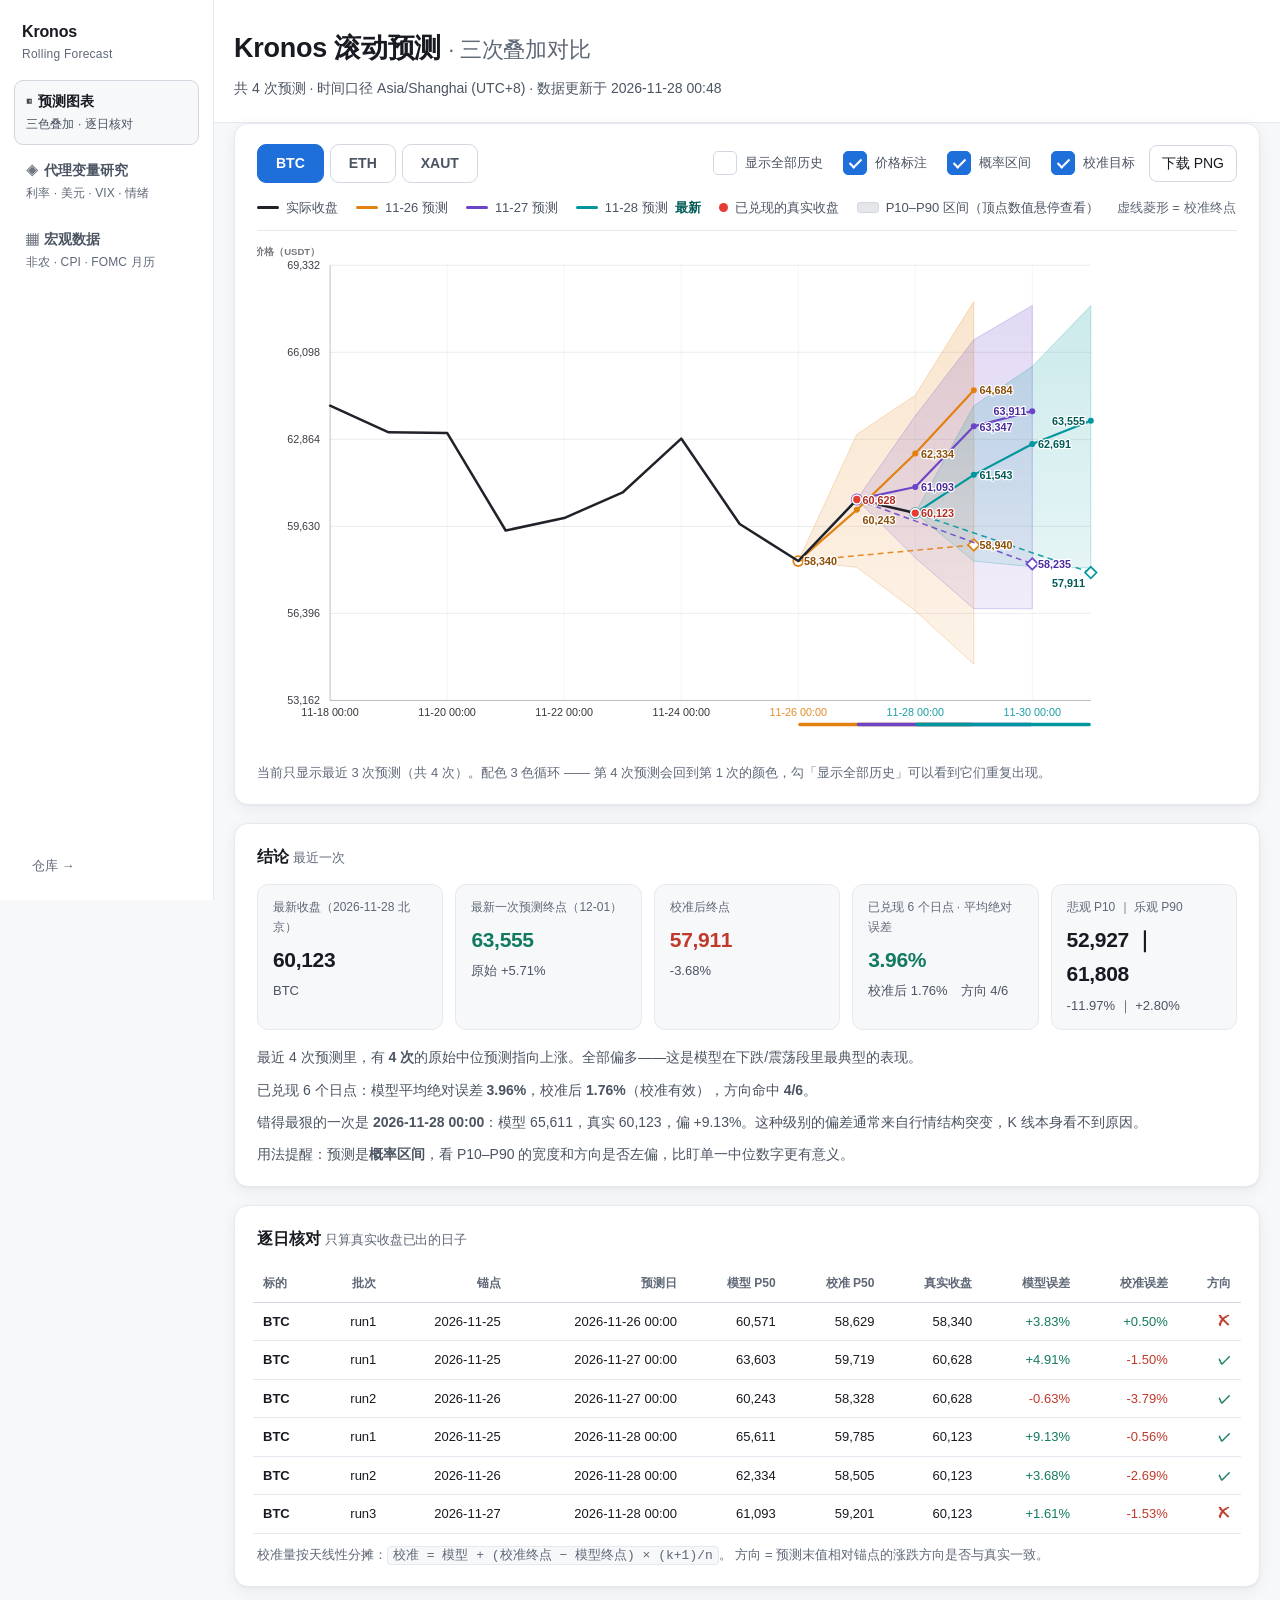
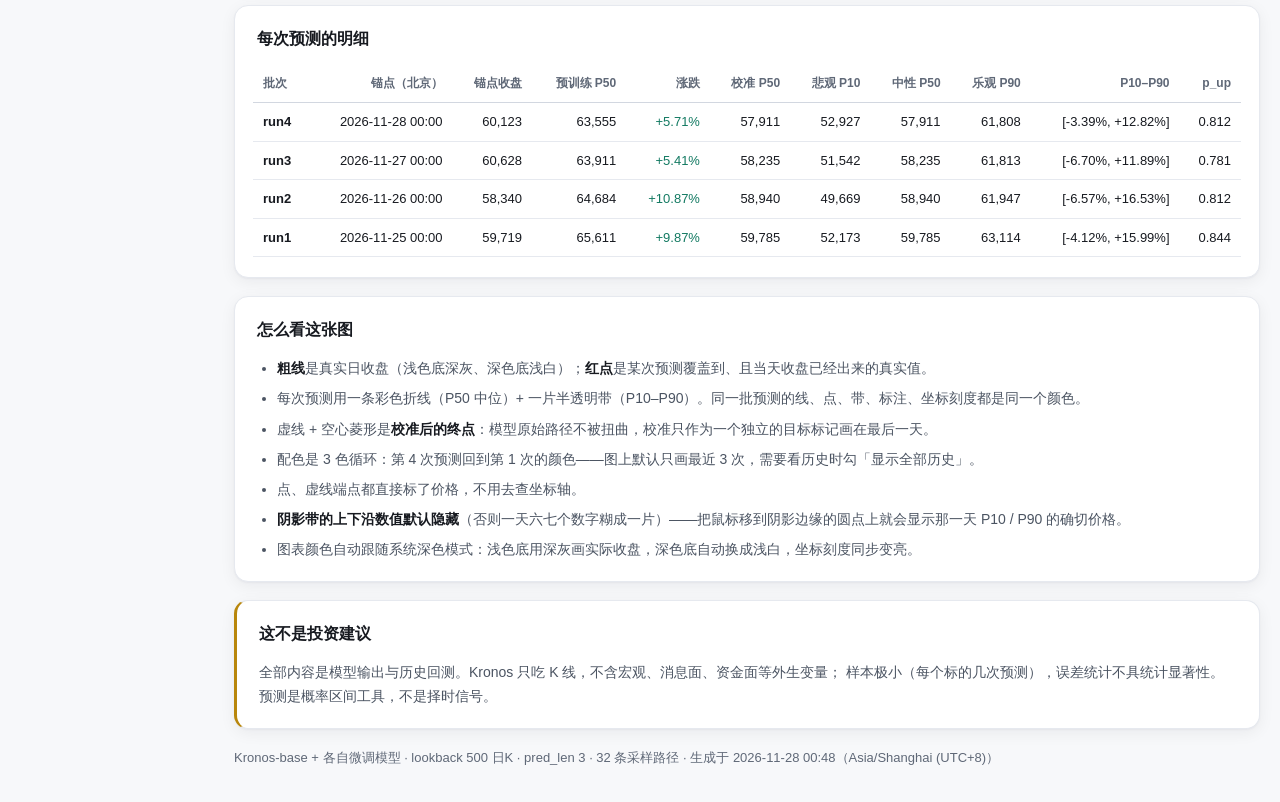
<file: index.html>
<!DOCTYPE html>
<html lang="zh-CN">
<head>
<meta charset="utf-8">
<meta name="viewport" content="width=device-width, initial-scale=1">
<title>Kronos 滚动预测 · 三次叠加对比</title>
<meta name="description" content="每天对 BTC / ETH / XAUT 做未来 3 天预测，把连续几次预测叠在一张图上，与实际收盘对比。">
<link rel="stylesheet" href="assets/style.css">
</head>
<body>
<div class="shell">

  <aside class="sidenav">
    <div class="brand">
      <b>Kronos</b>
      <span>Rolling Forecast</span>
    </div>
    <nav class="navlist">
      <a href="index.html" class="active" aria-current="page">
        <span class="ico" aria-hidden="true">◧</span>预测图表
        <em>三色叠加 · 逐日核对</em>
      </a>
      <a href="research.html">
        <span class="ico" aria-hidden="true">◈</span>代理变量研究
        <em>利率 · 美元 · VIX · 情绪</em>
      </a>
      <a href="macro.html">
        <span class="ico" aria-hidden="true">▦</span>宏观数据
        <em>非农 · CPI · FOMC 月历</em>
      </a>
    </nav>
    <div class="navfoot">
      <a href="https://github.com/UnicornLee/kronos-rolling-forecast" target="_blank" rel="noopener">仓库 →</a>
    </div>
  </aside>

  <div class="content">

    <header class="top">
      <div class="wrap">
        <h1>Kronos 滚动预测 <span class="dim">· 三次叠加对比</span></h1>
        <p class="sub" id="meta">正在加载数据…</p>
      </div>
    </header>

    <main class="wrap">

      <section class="card">
        <div class="bars">
          <div class="tabs" id="symTabs" role="tablist"></div>
          <div class="controls">
            <label class="chk"><input type="checkbox" id="showAll"> 显示全部历史</label>
            <label class="chk"><input type="checkbox" id="showLabels" checked> 价格标注</label>
            <label class="chk"><input type="checkbox" id="showBand" checked> 概率区间</label>
            <label class="chk"><input type="checkbox" id="showCal" checked> 校准目标</label>
            <button class="btn" id="dlPng" type="button">下载 PNG</button>
          </div>
        </div>

        <div class="legend" id="legend"></div>
        <div class="chartbox" id="chartbox">
          <svg id="chart" role="img" aria-label="滚动预测对比折线图"></svg>
          <div class="tip" id="tip" hidden></div>
        </div>
        <p class="hint" id="chartHint"></p>
      </section>

      <section class="card">
        <h2>结论 <span class="dim">最近一次</span></h2>
        <div class="kpis" id="kpis"></div>
        <div class="prose" id="latestNote"></div>
      </section>

      <section class="card">
        <h2>逐日核对 <span class="dim">只算真实收盘已出的日子</span></h2>
        <div class="tablewrap"><table id="scoreTable"></table></div>
        <p class="hint">校准量按天线性分摊：<code>校准 = 模型 + (校准终点 − 模型终点) × (k+1)/n</code>。
          方向 = 预测末值相对锚点的涨跌方向是否与真实一致。</p>
      </section>

      <section class="card">
        <h2>每次预测的明细</h2>
        <div class="tablewrap"><table id="runTable"></table></div>
      </section>

      <section class="card">
        <h2>怎么看这张图</h2>
        <ul class="notes">
          <li><b>粗线</b>是真实日收盘（浅色底深灰、深色底浅白）；<b>红点</b>是某次预测覆盖到、且当天收盘已经出来的真实值。</li>
          <li>每次预测用一条彩色折线（P50 中位）+ 一片半透明带（P10–P90）。同一批预测的线、点、带、标注、坐标刻度都是同一个颜色。</li>
          <li>虚线 + 空心菱形是<b>校准后的终点</b>：模型原始路径不被扭曲，校准只作为一个独立的目标标记画在最后一天。</li>
          <li>配色是 3 色循环：第 4 次预测回到第 1 次的颜色——图上默认只画最近 3 次，需要看历史时勾「显示全部历史」。</li>
          <li>点、虚线端点都直接标了价格，不用去查坐标轴。</li>
          <li><b>阴影带的上下沿数值默认隐藏</b>（否则一天六七个数字糊成一片）——把鼠标移到阴影边缘的圆点上就会显示那一天 P10 / P90 的确切价格。</li>
          <li>图表颜色自动跟随系统深色模式：浅色底用深灰画实际收盘，深色底自动换成浅白，坐标刻度同步变亮。</li>
        </ul>
      </section>

      <section class="card warn">
        <h2>这不是投资建议</h2>
        <p>全部内容是模型输出与历史回测。Kronos 只吃 K 线，不含宏观、消息面、资金面等外生变量；
          样本极小（每个标的几次预测），误差统计不具统计显著性。预测是概率区间工具，不是择时信号。</p>
      </section>

    </main>

    <footer class="foot wrap">
      <span id="footerMeta"></span>
    </footer>

  </div>
</div>

<script src="assets/chart.js"></script>
<script src="assets/app.js"></script>
</body>
</html>
</file>
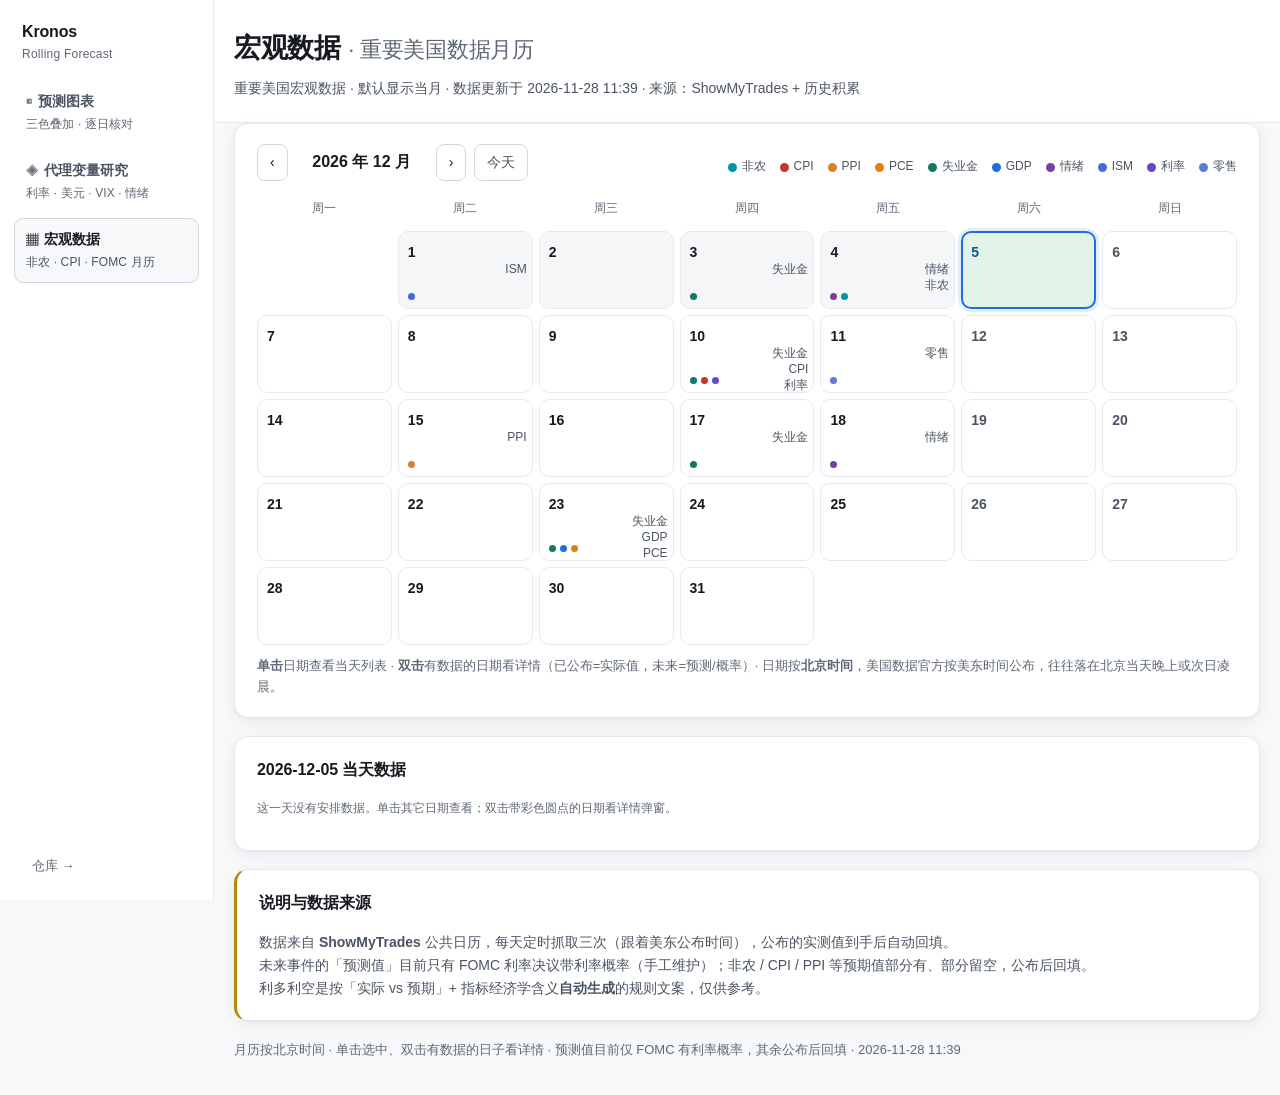
<file: macro.html>
<!DOCTYPE html>
<html lang="zh-CN">
<head>
<meta charset="utf-8">
<meta name="viewport" content="width=device-width, initial-scale=1">
<title>宏观数据 · 月历</title>
<meta name="description" content="重要美国宏观数据的月历：非农、CPI、PPI、核心 PCE、FOMC 利率决议等。单击选中当天，双击有数据的日子看详情。">
<link rel="stylesheet" href="assets/style.css">
</head>
<body>
<div class="shell">

  <aside class="sidenav">
    <div class="brand">
      <b>Kronos</b>
      <span>Rolling Forecast</span>
    </div>
    <nav class="navlist">
      <a href="index.html">
        <span class="ico" aria-hidden="true">◧</span>预测图表
        <em>三色叠加 · 逐日核对</em>
      </a>
      <a href="research.html">
        <span class="ico" aria-hidden="true">◈</span>代理变量研究
        <em>利率 · 美元 · VIX · 情绪</em>
      </a>
      <a href="macro.html" class="active" aria-current="page">
        <span class="ico" aria-hidden="true">▦</span>宏观数据
        <em>非农 · CPI · FOMC 月历</em>
      </a>
    </nav>
    <div class="navfoot">
      <a href="https://github.com/UnicornLee/kronos-rolling-forecast" target="_blank" rel="noopener">仓库 →</a>
    </div>
  </aside>

  <div class="content">

    <header class="top">
      <div class="wrap">
        <h1>宏观数据 <span class="dim">· 重要美国数据月历</span></h1>
        <p class="sub" id="meta">正在加载数据…</p>
      </div>
    </header>

    <main class="wrap">

      <section class="card">
        <div class="bars">
          <div class="cal-nav">
            <button class="btn" id="prevMonth" type="button" aria-label="上个月">‹</button>
            <b id="monthLabel">—</b>
            <button class="btn" id="nextMonth" type="button" aria-label="下个月">›</button>
            <button class="btn ghost" id="todayBtn" type="button">今天</button>
          </div>
          <div class="cal-legend" id="calLegend"></div>
        </div>
        <div class="cal-grid" id="calGrid" role="grid" aria-label="宏观数据月历"></div>
        <p class="hint" id="calHint">
          <b>单击</b>日期查看当天列表 · <b>双击</b>有数据的日期看详情（已公布=实际值，未来=预测/概率）·
          日期按<b>北京时间</b>，美国数据官方按美东时间公布，往往落在北京当天晚上或次日凌晨。
        </p>
      </section>

      <section class="card" id="dayCard">
        <h2 id="dayTitle">当天数据</h2>
        <div id="dayDetail"></div>
      </section>

      <section class="card warn">
        <h2>说明与数据来源</h2>
        <p>
          数据来自 <b>ShowMyTrades</b> 公共日历，每天定时抓取三次（跟着美东公布时间），公布的实测值到手后自动回填。<br>
          未来事件的「预测值」目前只有 FOMC 利率决议带利率概率（手工维护）；非农 / CPI / PPI 等预期值部分有、部分留空，公布后回填。<br>
          利多利空是按「实际 vs 预期」+ 指标经济学含义<b>自动生成</b>的规则文案，仅供参考。
        </p>
      </section>

    </main>

    <footer class="foot wrap">
      <span id="footerMeta"></span>
    </footer>

  </div>
</div>

<div class="modal-backdrop" id="modal" hidden>
  <div class="modal" role="dialog" aria-modal="true" aria-labelledby="modalTitle">
    <div class="modal-head">
      <div>
        <h3 id="modalTitle">—</h3>
        <div class="modal-sub" id="modalSub">—</div>
      </div>
      <button class="modal-close" id="modalClose" type="button" aria-label="关闭">×</button>
    </div>
    <div class="modal-body" id="modalBody"></div>
  </div>
</div>

<script src="assets/macro.js"></script>
</body>
</html>
</file>
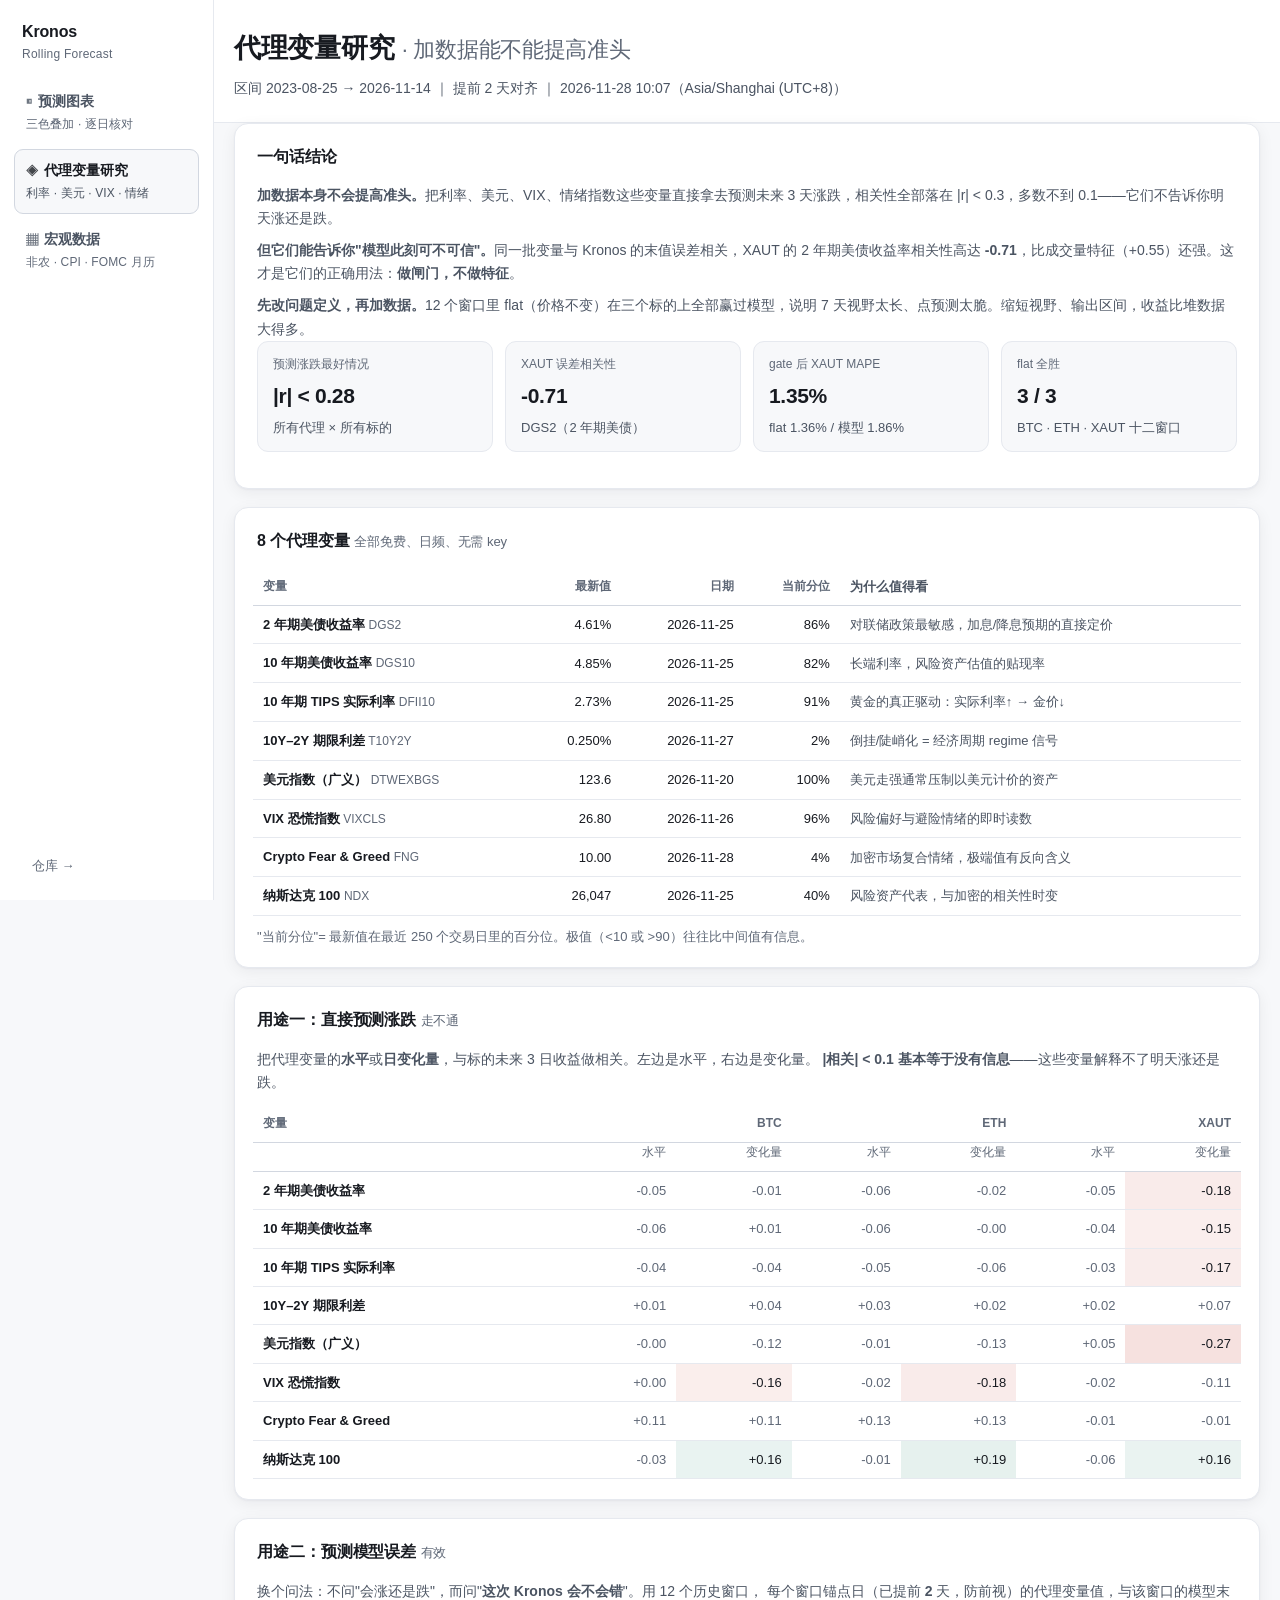
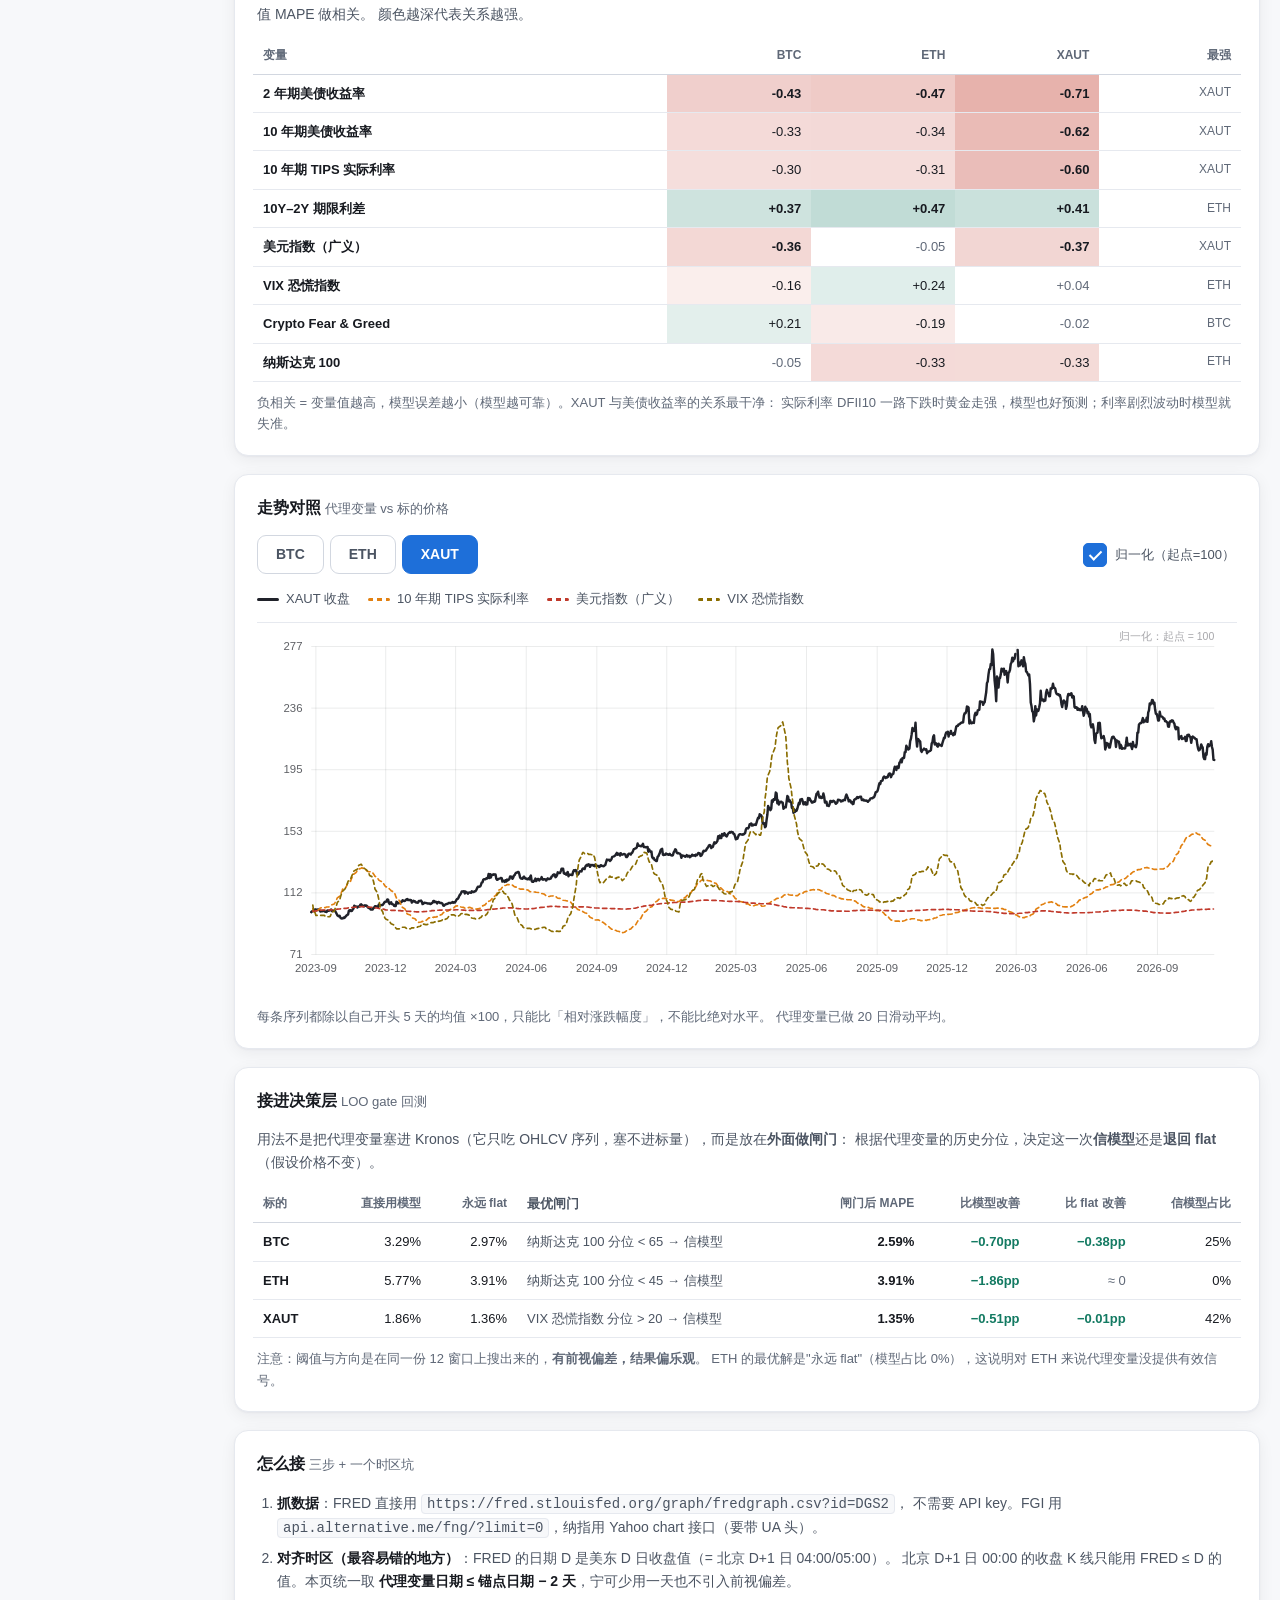
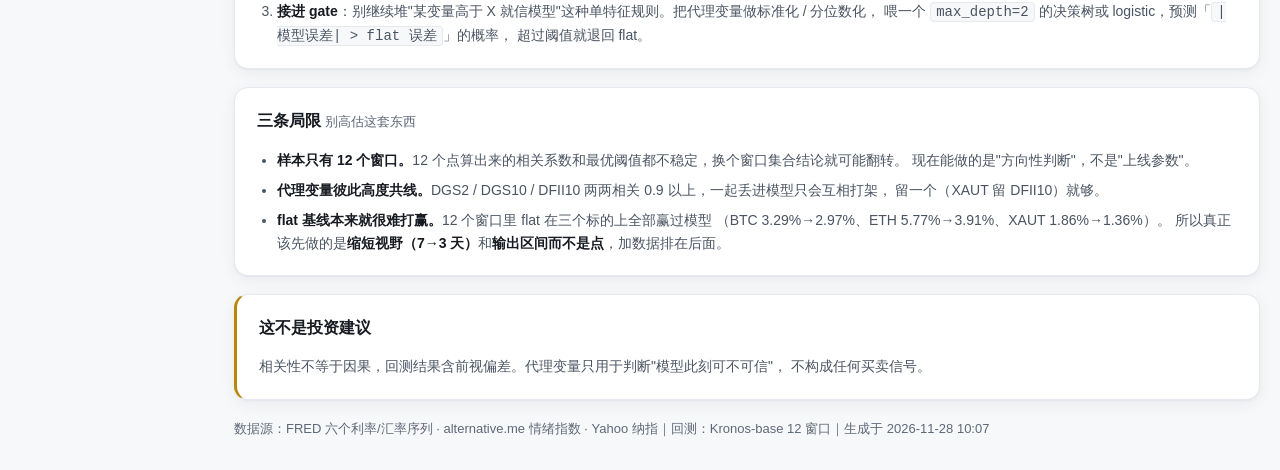
<file: research.html>
<!DOCTYPE html>
<html lang="zh-CN">
<head>
<meta charset="utf-8">
<meta name="viewport" content="width=device-width, initial-scale=1">
<title>代理变量研究 · 能不能提高准头</title>
<meta name="description" content="利率、美元、VIX、情绪指数等市场代理变量，与未来 3 日收益、与 Kronos 模型误差的实测相关性，以及接进决策层 gate 的回测结果。">
<link rel="stylesheet" href="assets/style.css">
</head>
<body>
<div class="shell">

  <aside class="sidenav">
    <div class="brand">
      <b>Kronos</b>
      <span>Rolling Forecast</span>
    </div>
    <nav class="navlist">
      <a href="index.html">
        <span class="ico" aria-hidden="true">◧</span>预测图表
        <em>三色叠加 · 逐日核对</em>
      </a>
      <a href="research.html" class="active" aria-current="page">
        <span class="ico" aria-hidden="true">◈</span>代理变量研究
        <em>利率 · 美元 · VIX · 情绪</em>
      </a>
      <a href="macro.html">
        <span class="ico" aria-hidden="true">▦</span>宏观数据
        <em>非农 · CPI · FOMC 月历</em>
      </a>
    </nav>
    <div class="navfoot">
      <a href="https://github.com/UnicornLee/kronos-rolling-forecast" target="_blank" rel="noopener">仓库 →</a>
    </div>
  </aside>

  <div class="content">

    <header class="top">
      <div class="wrap">
        <h1>代理变量研究 <span class="dim">· 加数据能不能提高准头</span></h1>
        <p class="sub" id="meta">正在加载数据…</p>
      </div>
    </header>

    <main class="wrap">

      <section class="card">
        <h2>一句话结论</h2>
        <div class="prose" id="verdict"></div>
        <div class="kpis" id="kpis"></div>
      </section>

      <section class="card">
        <h2>8 个代理变量 <span class="dim">全部免费、日频、无需 key</span></h2>
        <div class="tablewrap"><table id="proxyTable"></table></div>
        <p class="hint">"当前分位"= 最新值在最近 250 个交易日里的百分位。极值（&lt;10 或 &gt;90）往往比中间值有信息。</p>
      </section>

      <section class="card">
        <h2>用途一：直接预测涨跌 <span class="dim">走不通</span></h2>
        <p class="prose" style="margin-bottom:12px">
          把代理变量的<b>水平</b>或<b>日变化量</b>，与标的未来 3 日收益做相关。左边是水平，右边是变化量。
          <b>|相关| &lt; 0.1 基本等于没有信息</b>——这些变量解释不了明天涨还是跌。
        </p>
        <div class="tablewrap"><table id="corrTable"></table></div>
      </section>

      <section class="card">
        <h2>用途二：预测模型误差 <span class="dim">有效</span></h2>
        <p class="prose" style="margin-bottom:12px">
          换个问法：不问"会涨还是跌"，而问"<b>这次 Kronos 会不会错</b>"。用 12 个历史窗口，
          每个窗口锚点日（已提前 <b id="lagTxt">2</b> 天，防前视）的代理变量值，与该窗口的模型末值 MAPE 做相关。
          颜色越深代表关系越强。
        </p>
        <div class="tablewrap"><table id="winCorrTable"></table></div>
        <p class="hint">负相关 = 变量值越高，模型误差越小（模型越可靠）。XAUT 与美债收益率的关系最干净：
          实际利率 DFII10 一路下跌时黄金走强，模型也好预测；利率剧烈波动时模型就失准。</p>
      </section>

      <section class="card">
        <h2>走势对照 <span class="dim">代理变量 vs 标的价格</span></h2>
        <div class="bars">
          <div class="tabs" id="proxyTabs" role="tablist"></div>
          <div class="controls">
            <label class="chk"><input type="checkbox" id="norm" checked> 归一化（起点=100）</label>
          </div>
        </div>
        <div class="legend" id="legend"></div>
        <div class="chartbox" id="chartbox">
          <svg id="chart" role="img" aria-label="代理变量与标的价格走势对照"></svg>
          <div class="tip" id="tip" hidden></div>
        </div>
        <p class="hint" id="chartHint"></p>
      </section>

      <section class="card">
        <h2>接进决策层 <span class="dim">LOO gate 回测</span></h2>
        <p class="prose" style="margin-bottom:12px">
          用法不是把代理变量塞进 Kronos（它只吃 OHLCV 序列，塞不进标量），而是放在<b>外面做闸门</b>：
          根据代理变量的历史分位，决定这一次<b>信模型</b>还是<b>退回 flat</b>（假设价格不变）。
        </p>
        <div class="tablewrap"><table id="gateTable"></table></div>
        <p class="hint">注意：阈值与方向是在同一份 12 窗口上搜出来的，<b>有前视偏差，结果偏乐观</b>。
          ETH 的最优解是"永远 flat"（模型占比 0%），这说明对 ETH 来说代理变量没提供有效信号。</p>
      </section>

      <section class="card">
        <h2>怎么接 <span class="dim">三步 + 一个时区坑</span></h2>
        <ol class="notes">
          <li><b>抓数据</b>：FRED 直接用 <code>https://fred.stlouisfed.org/graph/fredgraph.csv?id=DGS2</code>，
            不需要 API key。FGI 用 <code>api.alternative.me/fng/?limit=0</code>，纳指用 Yahoo chart 接口（要带 UA 头）。</li>
          <li><b>对齐时区（最容易错的地方）</b>：FRED 的日期 D 是美东 D 日收盘值（= 北京 D+1 日 04:00/05:00）。
            北京 D+1 日 00:00 的收盘 K 线只能用 FRED ≤ D 的值。本页统一取
            <b>代理变量日期 ≤ 锚点日期 − 2 天</b>，宁可少用一天也不引入前视偏差。</li>
          <li><b>接进 gate</b>：别继续堆"某变量高于 X 就信模型"这种单特征规则。把代理变量做标准化 / 分位数化，
            喂一个 <code>max_depth=2</code> 的决策树或 logistic，预测「<code>|模型误差| &gt; flat 误差</code>」的概率，
            超过阈值就退回 flat。</li>
        </ol>
      </section>

      <section class="card">
        <h2>三条局限 <span class="dim">别高估这套东西</span></h2>
        <ul class="notes">
          <li><b>样本只有 12 个窗口。</b>12 个点算出来的相关系数和最优阈值都不稳定，换个窗口集合结论就可能翻转。
            现在能做的是"方向性判断"，不是"上线参数"。</li>
          <li><b>代理变量彼此高度共线。</b>DGS2 / DGS10 / DFII10 两两相关 0.9 以上，一起丢进模型只会互相打架，
            留一个（XAUT 留 DFII10）就够。</li>
          <li><b>flat 基线本来就很难打赢。</b>12 个窗口里 flat 在三个标的上全部赢过模型
            （BTC 3.29%→2.97%、ETH 5.77%→3.91%、XAUT 1.86%→1.36%）。
            所以真正该先做的是<b>缩短视野（7→3 天）</b>和<b>输出区间而不是点</b>，加数据排在后面。</li>
        </ul>
      </section>

      <section class="card warn">
        <h2>这不是投资建议</h2>
        <p>相关性不等于因果，回测结果含前视偏差。代理变量只用于判断"模型此刻可不可信"，
          不构成任何买卖信号。</p>
      </section>

    </main>

    <footer class="foot wrap">
      <span id="footerMeta"></span>
    </footer>

  </div>
</div>

<script src="assets/research.js"></script>
</body>
</html>
</file>
<file: assets/style.css>
:root {
  color-scheme: light dark;
  --bg: #ffffff;
  --bg-soft: #f7f8fa;
  --card: #ffffff;
  --line: #e6e9ef;
  --line-strong: #d2d7e0;
  --text: #171a20;
  --text-2: #4b5462;
  --text-3: #5f6877;
  --accent: #1e6fd9;
  --ok: #137a62;
  --warn: #b8860b;
  --bad: #c0392b;
  --shadow: 0 1px 2px rgba(16, 24, 40, .04), 0 4px 16px rgba(16, 24, 40, .06);
  --cal-past-bg: #f4f6f8;
  --cal-today-bg: #e2f3e9;
  --cal-today-num: #14539f;
}

@media (prefers-color-scheme: dark) {
  :root {
    --bg: #0b0e13;
    --bg-soft: #12161d;
    --card: #141920;
    --line: #232a35;
    --line-strong: #313a48;
    --text: #e8ecf2;
    --text-2: #a8b2c1;
    --text-3: #8d97a6;
    --accent: #6aa6ff;
    --ok: #4fd1b0;
    --warn: #e5b95c;
    --bad: #f08a7d;
    --shadow: 0 1px 2px rgba(0, 0, 0, .4), 0 4px 16px rgba(0, 0, 0, .3);
    --cal-past-bg: #20262e;
    --cal-today-bg: #143026;
    --cal-today-num: #7db4ff;
  }
}

* { box-sizing: border-box; }

html, body {
  margin: 0;
  padding: 0;
  background: var(--bg-soft);
  color: var(--text);
  font: 15px/1.65 -apple-system, BlinkMacSystemFont, "Segoe UI", "PingFang SC",
        "Hiragino Sans GB", "Microsoft YaHei", "Source Han Sans SC", sans-serif;
  -webkit-font-smoothing: antialiased;
}

.wrap { max-width: 1240px; margin: 0 auto; padding: 0 20px; }

/* ---------- shell + sidenav ---------- */
.shell { display: flex; align-items: flex-start; min-height: 100vh; }

.sidenav {
  position: sticky;
  top: 0;
  flex: none;
  width: 214px;
  height: 100vh;
  background: var(--bg);
  border-right: 1px solid var(--line);
  padding: 22px 14px 16px;
  display: flex;
  flex-direction: column;
  gap: 18px;
}
.sidenav .brand { padding: 0 8px; line-height: 1.3; }
.sidenav .brand b {
  display: block;
  font-size: 16px;
  font-weight: 700;
  letter-spacing: -.01em;
}
.sidenav .brand span { font-size: 12px; color: var(--text-3); letter-spacing: .02em; }

.navlist { display: flex; flex-direction: column; gap: 4px; }
.navlist a {
  display: block;
  padding: 9px 11px;
  border-radius: 9px;
  color: var(--text-2);
  text-decoration: none;
  font-size: 14px;
  font-weight: 600;
  border: 1px solid transparent;
  transition: .15s;
}
.navlist a .ico {
  font-size: 12px;
  margin-right: 6px;
  opacity: .8;
}
.navlist a em {
  display: block;
  font-style: normal;
  font-size: 12px;
  font-weight: 400;
  color: var(--text-3);
  margin-top: 2px;
  letter-spacing: .01em;
}
.navlist a:hover { background: var(--bg-soft); color: var(--text); }
.navlist a.active {
  background: var(--bg-soft);
  border-color: var(--line-strong);
  color: var(--text);
}
.navlist a.active em { color: var(--text-2); }
.navlist a:focus-visible { outline: 2px solid var(--accent); outline-offset: 2px; }

.navfoot { margin-top: auto; padding: 0 8px; font-size: 13px; }
.navfoot a { display: inline-block; padding: 8px 10px; color: var(--text-3); text-decoration: none; white-space: nowrap; }
.navfoot a:hover { color: var(--accent); }

.content { flex: 1 1 auto; min-width: 0; }

/* ---------- header ---------- */
.top {
  background: var(--bg);
  border-bottom: 1px solid var(--line);
  padding: 26px 0 22px;
}
.top h1 {
  margin: 0 0 6px;
  font-size: clamp(20px, 2.4vw, 27px);
  font-weight: 700;
  letter-spacing: -.01em;
}
.dim { color: var(--text-3); font-weight: 400; font-size: max(12px, .82em); }
.sub { margin: 0; color: var(--text-2); font-size: 14px; }

/* ---------- card ---------- */
main { padding: 22px 0 40px; display: flex; flex-direction: column; gap: 18px; }
.card {
  background: var(--card);
  border: 1px solid var(--line);
  border-radius: 14px;
  padding: 20px 22px;
  box-shadow: var(--shadow);
}
.card h2 {
  margin: 0 0 14px;
  font-size: 16px;
  font-weight: 650;
  letter-spacing: -.005em;
}
.card.warn { border-left: 3px solid var(--warn); }
.card.warn p { margin: 0; color: var(--text-2); font-size: 14px; }

/* ---------- controls ---------- */
.bars {
  display: flex;
  flex-wrap: wrap;
  gap: 14px;
  justify-content: space-between;
  align-items: center;
  margin-bottom: 14px;
}
.tabs { display: flex; gap: 6px; }
.tabs button {
  appearance: none;
  border: 1px solid var(--line-strong);
  background: transparent;
  color: var(--text-2);
  font: inherit;
  font-size: 14px;
  font-weight: 600;
  padding: 7px 18px;
  border-radius: 9px;
  cursor: pointer;
  transition: .15s;
}
.tabs button:hover { border-color: var(--accent); color: var(--accent); }
.tabs button[aria-selected="true"] {
  background: var(--accent);
  border-color: var(--accent);
  color: #fff;
}

@media (prefers-color-scheme: dark) {
  /* 深色下浅蓝底上必须用深字，白字对比度只有 2.47:1 */
  .tabs button[aria-selected="true"] { color: #0b0e13; }
}

.controls { display: flex; flex-wrap: wrap; gap: 12px; align-items: center; }
.chk {
  display: inline-flex;
  align-items: center;
  gap: 5px;
  font-size: 13px;
  color: var(--text-2);
  cursor: pointer;
  user-select: none;
}
.chk input {
  appearance: none;
  -webkit-appearance: none;
  accent-color: var(--accent);
  width: 24px;
  height: 24px;
  flex: none;
  border: 1.5px solid var(--line-strong);
  border-radius: 5px;
  background: var(--card);
  cursor: pointer;
  position: relative;
  transition: .15s;
}
.chk input:checked {
  background: var(--accent);
  border-color: var(--accent);
}
.chk input:checked::after {
  content: "";
  position: absolute;
  left: 8px;
  top: 4px;
  width: 5px;
  height: 10px;
  border: solid #fff;
  border-width: 0 2px 2px 0;
  transform: rotate(45deg);
}
.chk input:focus-visible { outline: 2px solid var(--accent); outline-offset: 2px; }
.chk { padding: 4px 2px; }

.btn {
  appearance: none;
  border: 1px solid var(--line-strong);
  background: transparent;
  color: var(--text-2);
  font: inherit;
  font-size: 13px;
  padding: 6px 13px;
  border-radius: 8px;
  cursor: pointer;
  transition: .15s;
}
.btn:hover { border-color: var(--accent); color: var(--accent); }

/* ---------- legend ---------- */
.legend {
  display: flex;
  flex-wrap: wrap;
  gap: 8px 18px;
  align-items: center;
  font-size: 13px;
  color: var(--text-2);
  padding: 0 0 12px;
  border-bottom: 1px solid var(--line);
  margin-bottom: 6px;
}
.legend .item { display: inline-flex; align-items: center; gap: 7px; }
.legend .swatch { width: 22px; height: 3px; border-radius: 2px; flex: none; }
.legend .dot { width: 9px; height: 9px; border-radius: 50%; flex: none; }
.legend .band {
  width: 22px; height: 11px; border-radius: 3px; flex: none;
  border: 1px solid var(--line-strong);
}

/* ---------- chart ---------- */
.chartbox { position: relative; width: 100%; }
#chart { display: block; width: 100%; height: auto; touch-action: pan-y; }
.hint { margin: 10px 0 0; color: var(--text-3); font-size: 13px; }

.tip {
  position: absolute;
  pointer-events: none;
  background: var(--text);
  color: var(--bg);
  font-size: 12px;
  line-height: 1.5;
  padding: 7px 10px;
  border-radius: 8px;
  white-space: nowrap;
  transform: translate(-50%, -114%);
  z-index: 5;
  box-shadow: 0 4px 14px rgba(0, 0, 0, .22);
}
.tip b { font-weight: 650; }

/* ---------- kpi ---------- */
.kpis {
  display: grid;
  grid-template-columns: repeat(auto-fit, minmax(178px, 1fr));
  gap: 12px;
  margin-bottom: 16px;
}
.kpi {
  border: 1px solid var(--line);
  border-radius: 11px;
  padding: 13px 15px;
  background: var(--bg-soft);
}
.kpi .k { font-size: 12px; color: var(--text-3); margin-bottom: 5px; }
.kpi .v { font-size: 21px; font-weight: 680; letter-spacing: -.015em; font-variant-numeric: tabular-nums; }
.kpi .d { font-size: 13px; margin-top: 3px; color: var(--text-2); font-variant-numeric: tabular-nums; }
.up { color: var(--ok); }
.down { color: var(--bad); }
.flat { color: var(--text-3); }

.prose { color: var(--text-2); font-size: 14px; }
.prose p { margin: 0 0 9px; }
.prose p:last-child { margin-bottom: 0; }

/* ---------- table ---------- */
.tablewrap { overflow-x: auto; margin: 0 -4px; }
table { width: 100%; border-collapse: collapse; font-size: 13px; }
th, td {
  text-align: right;
  padding: 8px 10px;
  border-bottom: 1px solid var(--line);
  white-space: nowrap;
  font-variant-numeric: tabular-nums;
}
th {
  font-weight: 620;
  color: var(--text-3);
  font-size: 12px;
  text-transform: none;
  border-bottom: 1px solid var(--line-strong);
  background: transparent;
  position: sticky;
  top: 0;
}
th:first-child, td:first-child { text-align: left; }
tbody tr:hover td { background: var(--bg-soft); }
td.sym { font-weight: 620; }
.hit { color: var(--ok); font-weight: 650; }
.miss { color: var(--bad); font-weight: 650; }

.notes { margin: 0; padding-left: 20px; color: var(--text-2); font-size: 14px; }
.notes li { margin-bottom: 7px; }
.notes li:last-child { margin-bottom: 0; }
.notes b { color: var(--text); font-weight: 620; }

/* ---------- research 页专用 ---------- */
th + th, td + th { border-left: 0; }
tr.sub2 th { font-size: 12px; color: var(--text-3); font-weight: 500; padding-top: 0; }
td.tdnote, th.tdnote {
  text-align: left;
  white-space: normal;
  color: var(--text-2);
  font-size: 13px;
  line-height: 1.5;
  min-width: 12em;
  max-width: 26em;
}
.corr-hi { font-weight: 650; }
.corr-mid { font-weight: 600; }
.corr-lo { font-weight: 500; }
.corr-none { color: var(--text-3); }

code {
  overflow-wrap: anywhere;
  word-break: break-word;
  font-family: ui-monospace, "SF Mono", Menlo, Consolas, monospace;
  font-size: 1em;
  background: var(--bg-soft);
  border: 1px solid var(--line);
  border-radius: 4px;
  padding: 1px 5px;
}

.foot {
  padding: 18px 20px 34px;
  color: var(--text-3);
  font-size: 13px;
  line-height: 1.7;
}

@media (max-width: 900px) {
  .shell { display: block; }
  .sidenav {
    position: static;
    width: auto;
    height: auto;
    flex-direction: row;
    align-items: center;
    gap: 12px;
    border-right: 0;
    border-bottom: 1px solid var(--line);
    padding: 12px 16px;
    overflow-x: auto;
  }
  .sidenav .brand { display: none; }
  .navlist { flex-direction: row; gap: 6px; }
  .navlist a { padding: 7px 13px; white-space: nowrap; }
  .navlist a em { display: none; }
  .navfoot { margin: 0 0 0 auto; padding: 0; }
}

@media (max-width: 720px) {
  .card { padding: 16px 14px; border-radius: 12px; }
  main { padding: 16px 0 30px; gap: 14px; }
  .tabs button { padding: 6px 14px; font-size: 13px; }
  .controls { gap: 10px; }
  th, td { padding: 7px 8px; font-size: 13px; }

  /* 图表在窄屏横向可滑，避免整张 graph 缩成看不清 */
  .chartbox {
    overflow-x: auto;
    overflow-y: hidden;
    -webkit-overflow-scrolling: touch;
    padding-bottom: 6px;
  }
  #chart { min-width: 880px; }
  .chartbox::after {
    content: "← 左右滑动查看完整图表 →";
    display: block;
    font-size: 12px;
    color: var(--text-3);
    text-align: center;
    padding-top: 6px;
  }
}

/* ---------- macro 页：月历 ---------- */
.cal-nav { display: flex; align-items: center; gap: 8px; }
.cal-nav b { font-size: 16px; min-width: 132px; text-align: center; }
.btn { padding: 6px 12px; border: 1px solid var(--line-strong); border-radius: 8px;
  background: var(--card); color: var(--text); font-size: 14px; cursor: pointer; }
.btn:hover { background: var(--bg-soft); }
.btn.ghost { color: var(--text-2); }
.cal-legend { display: flex; flex-wrap: wrap; gap: 6px 14px; margin-top: 10px; }
.cal-lg { display: inline-flex; align-items: center; gap: 5px; font-size: 12px; color: var(--text-2); }
.cal-lg i { display: inline-block; width: 9px; height: 9px; border-radius: 50%; }

.cal-grid { display: grid; grid-template-columns: repeat(7, minmax(0, 1fr)); gap: 6px; margin-top: 16px; }
.cal-wd { text-align: center; font-size: 12px; color: var(--text-3); padding: 2px 0 6px; }
.cal-cell { position: relative; min-width: 0; min-height: 78px; border: 1px solid var(--line); border-radius: 10px;
  padding: 8px 9px; background: var(--card); cursor: pointer; transition: .12s; overflow: hidden; }
.cal-cell:hover { border-color: var(--line-strong); background: var(--bg-soft); }
.cal-cell.blank { background: transparent; border-color: transparent; cursor: default; }
.cal-cell.is-weekend .cal-num { color: var(--text-2); }
.cal-cell.is-past { background: var(--cal-past-bg); }
.cal-cell.is-today { background: var(--cal-today-bg); border-color: var(--accent); }
.cal-cell.is-selected { border: 2px solid var(--accent); padding: 7px 8px; box-shadow: 0 0 0 3px rgba(30,111,217,.12); }
.cal-num { font-size: 14px; font-weight: 620; }
.cal-cell.is-today .cal-num { color: var(--cal-today-num); }
.cal-tags { position: absolute; right: 5px; top: 30px; max-width: calc(100% - 10px);
  display: flex; flex-direction: column; align-items: flex-end; gap: 1px; }
.cal-tag { display: block; max-width: 100%; font-size: 12px; line-height: 1.25; color: var(--text-2);
  white-space: nowrap; overflow: hidden; text-overflow: ellipsis; }
.cal-dots { position: absolute; left: 9px; bottom: 8px; display: flex; gap: 4px; }
.cal-dot { display: inline-block; width: 7px; height: 7px; border-radius: 50%; }
.cal-badge { display: none; position: absolute; left: 0; right: 0; bottom: 6px; text-align: center;
  font-size: 12px; color: var(--accent); pointer-events: none; }
.cal-cell:hover .cal-badge { display: block; }

/* 当天列表 / 弹窗里的事件卡 */
.ev-list { display: flex; flex-direction: column; gap: 14px; }
.ev-head { display: flex; align-items: center; gap: 8px; font-size: 14px; }
.ev-dot { display: inline-block; width: 9px; height: 9px; border-radius: 50%; flex: none; }
.st { font-size: 12px; padding: 1px 7px; border-radius: 999px; }
.st.released { background: rgba(19,122,98,.12); color: var(--ok); }
.st.scheduled { background: rgba(184,134,11,.14); color: var(--warn); }
.ev-meta { font-size: 12px; color: var(--text-3); margin: 4px 0 8px 17px; }
.ev-nums { display: flex; flex-wrap: wrap; gap: 10px 22px; margin-left: 17px; font-size: 13px; color: var(--text-2); }
.ev-nums b { color: var(--text); font-variant-numeric: tabular-nums; }
.ev-analysis { margin: 9px 0 0 17px; font-size: 13px; line-height: 1.55; color: var(--text-2);
  padding: 8px 11px; border-radius: 8px; border-left: 3px solid var(--line-strong); background: var(--bg-soft); }
.ev-analysis.dir-bull { border-left-color: var(--ok); }
.ev-analysis.dir-bear { border-left-color: var(--bad); }
.ev-analysis b { color: var(--text); }
.prob-list { margin-left: 17px; display: flex; flex-direction: column; gap: 5px; }
.prob-row { display: flex; align-items: center; gap: 10px; font-size: 13px; }
.prob-row > span:first-child { width: 130px; color: var(--text-2); }
.prob-bar { flex: 1; height: 8px; border-radius: 4px; background: var(--bg-soft); overflow: hidden; }
.prob-bar i { display: block; height: 100%; background: var(--accent); border-radius: 4px; }
.prob-row b { width: 40px; text-align: right; font-variant-numeric: tabular-nums; }

/* 弹窗 */
.modal-backdrop { position: fixed; inset: 0; background: rgba(10,14,20,.55); z-index: 50;
  display: flex; align-items: center; justify-content: center; padding: 20px; }
.modal-backdrop[hidden] { display: none; }
.modal { width: min(620px, 100%); max-height: 84vh; overflow-y: auto; background: var(--card);
  border: 1px solid var(--line-strong); border-radius: 16px; box-shadow: 0 20px 60px rgba(0,0,0,.3);
  padding: 20px 22px 22px; }
.modal-head { display: flex; align-items: flex-start; justify-content: space-between; gap: 12px;
  border-bottom: 1px solid var(--line); padding-bottom: 12px; margin-bottom: 16px; }
.modal-head h3 { margin: 0; font-size: 17px; }
.modal-sub { font-size: 12px; color: var(--text-3); margin-top: 4px; }
.modal-close { font-size: 24px; line-height: 1; border: 0; background: transparent; color: var(--text-3);
  cursor: pointer; padding: 2px 8px; border-radius: 8px; }
.modal-close:hover { background: var(--bg-soft); color: var(--text); }

@media (max-width: 720px) {
  .cal-grid { gap: 4px; }
  .cal-cell { min-height: 62px; padding: 6px; border-radius: 8px; }
  .cal-cell.is-selected { padding: 5px; }
  .cal-tag { font-size: 12px; }
  .cal-dots { left: 6px; bottom: 5px; }
  .cal-wd { font-size: 12px; }
  .prob-row > span:first-child { width: 96px; }
}
</file>
